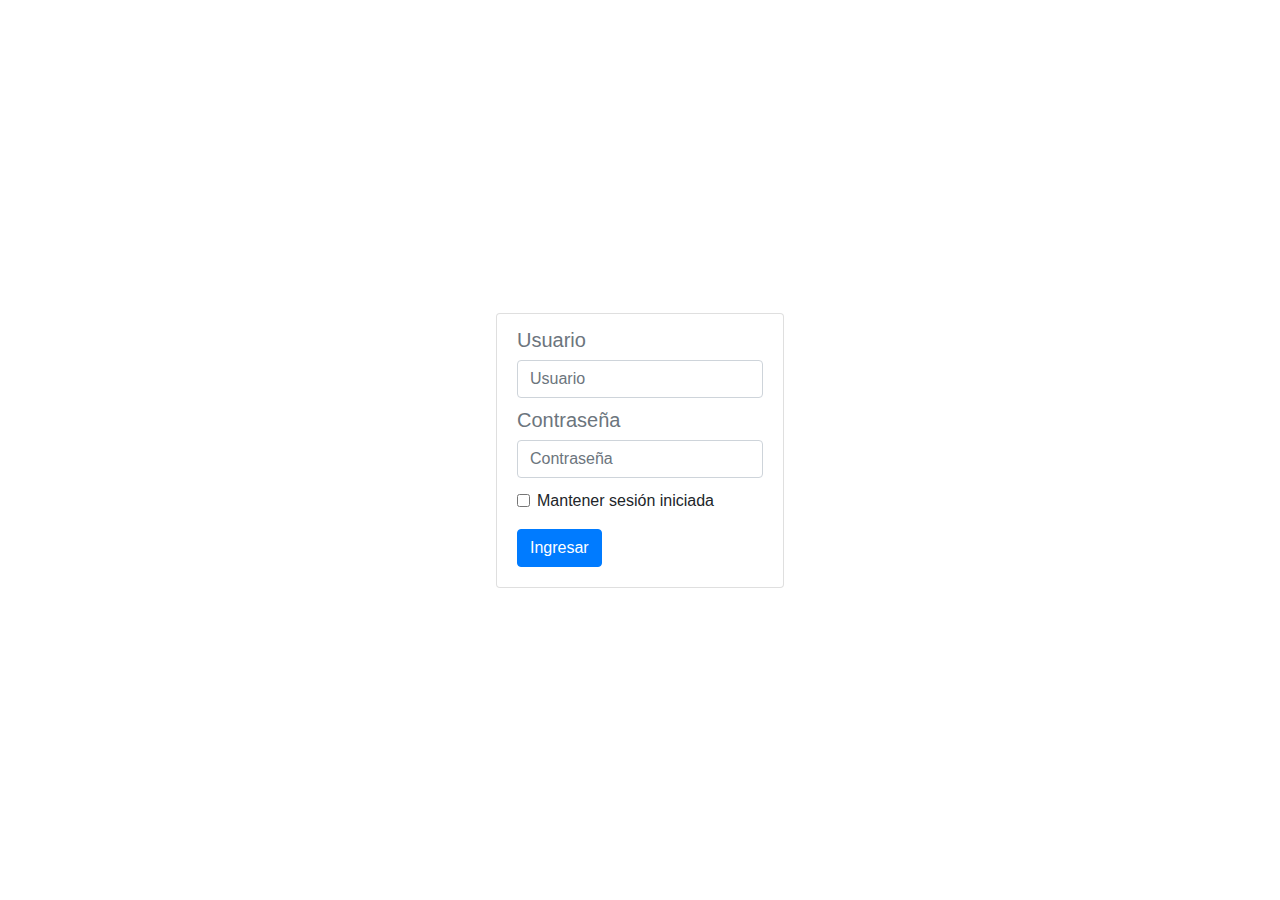
<file: index.html>
<!doctype html>
<html lang="en">

<head>
  <!-- Required meta tags -->
  <meta charset="utf-8">
  <meta name="viewport" content="width=device-width, initial-scale=1, shrink-to-fit=no">

  <!-- Bootstrap CSS -->
  <link rel="stylesheet" href="https://stackpath.bootstrapcdn.com/bootstrap/4.4.1/css/bootstrap.min.css"
    integrity="sha384-Vkoo8x4CGsO3+Hhxv8T/Q5PaXtkKtu6ug5TOeNV6gBiFeWPGFN9MuhOf23Q9Ifjh" crossorigin="anonymous">
  <link rel="stylesheet" href="Css/Login.css">
  <title>Login</title>
</head>

<body>
  <div class="container-fluid">
    <div class="card" style="width: 18rem;">
      <div class="card-body">
        <h5 class="card-subtitle mb-2 text-muted">Usuario</h5>
        <div class="input-group mb-3">
          <input type="text" class="form-control" placeholder="Usuario">
        </div>
        <h5 class="card-subtitle mb-2 text-muted">Contraseña</h5>
        <div class="input-group mb-3">
          <input type="text" class="form-control" placeholder="Contraseña">
        </div>
        <input class="form-check-input" type="checkbox" value="" id="defaultCheck1">
        <p class="card-text" id="Texto">Mantener sesión iniciada</p>
        
        <a type="submit" href="UserList.html" class="btn btn-primary">Ingresar</a>
      </div>
    </div>
  </div>

  <!-- Optional JavaScript -->
  <!-- jQuery first, then Popper.js, then Bootstrap JS -->
  <script src="https://code.jquery.com/jquery-3.4.1.slim.min.js"
    integrity="sha384-J6qa4849blE2+poT4WnyKhv5vZF5SrPo0iEjwBvKU7imGFAV0wwj1yYfoRSJoZ+n" crossorigin="anonymous">
  </script>
  <script src="https://cdn.jsdelivr.net/npm/popper.js@1.16.0/dist/umd/popper.min.js"
    integrity="sha384-Q6E9RHvbIyZFJoft+2mJbHaEWldlvI9IOYy5n3zV9zzTtmI3UksdQRVvoxMfooAo" crossorigin="anonymous">
  </script>
  <script src="https://stackpath.bootstrapcdn.com/bootstrap/4.4.1/js/bootstrap.min.js"
    integrity="sha384-wfSDF2E50Y2D1uUdj0O3uMBJnjuUD4Ih7YwaYd1iqfktj0Uod8GCExl3Og8ifwB6" crossorigin="anonymous">
  </script>
</body>

</html>
</file>
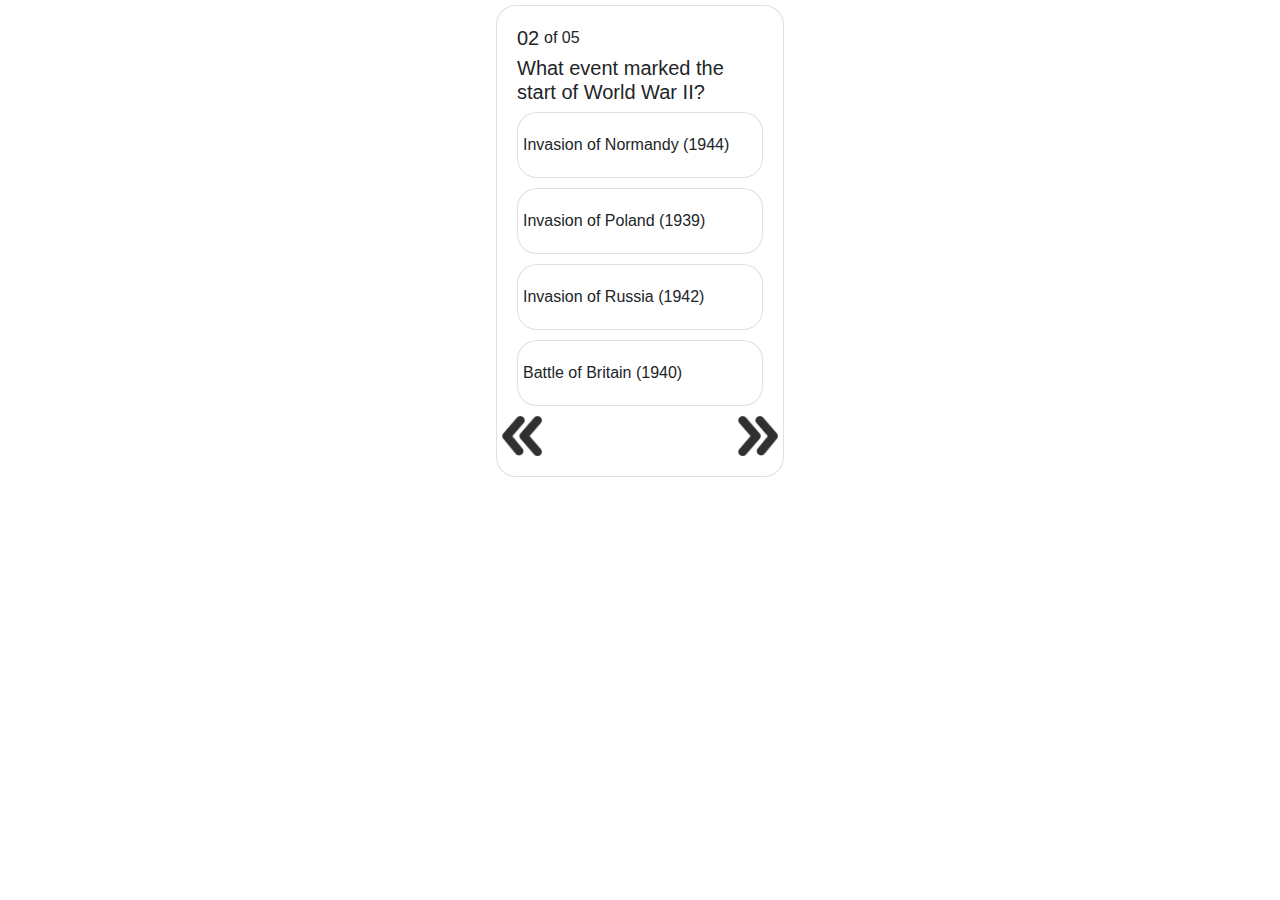
<file: Questionnaire.html>
<!doctype html>
<html lang="en">

<head>
  <!-- Required meta tags -->
  <meta charset="utf-8">
  <meta name="viewport" content="width=device-width, initial-scale=1, shrink-to-fit=no">

  <!-- Bootstrap CSS -->
  <link rel="stylesheet" href="https://stackpath.bootstrapcdn.com/bootstrap/4.4.1/css/bootstrap.min.css"
    integrity="sha384-Vkoo8x4CGsO3+Hhxv8T/Q5PaXtkKtu6ug5TOeNV6gBiFeWPGFN9MuhOf23Q9Ifjh" crossorigin="anonymous">
  <link rel="stylesheet" href="Css/Questionnaire.css">
  <title>Questionnaire</title>
</head>

<body>
  <div class="card principal" style="width: 18rem;">
    <div class="card-body">
      <div class="row separator">
        <h5 class="card-title">02</h5>
        <div class="tab"></div>
        <h7 class="card-title">of 05</h7>
      </div>
      <h5 class="card-subtitle mb-2">What event marked the start of World War II?</h5>
      <div class="card">
        <div class="card-body">
          <div class="row">
            Invasion of Normandy (1944)
          </div>
        </div>
      </div>
      <div class="card">
        <div class="card-body">
          <div class="row">
            Invasion of Poland (1939)
          </div>
        </div>
      </div>
      <div class="card">
        <div class="card-body">
          <div class="row">
            Invasion of Russia (1942)
          </div>
        </div>
      </div>
      <div class="card">
        <div class="card-body">
          <div class="row">
            Battle of Britain (1940)
          </div>
        </div>
      </div>
      <div class="row">
        <img src="images/left-arrow.png" class="arrows right">
        <img src="images/right-arrow.png" class="arrows left">
      </div>
    </div>
  </div>

  <!-- Optional JavaScript -->
  <!-- jQuery first, then Popper.js, then Bootstrap JS -->
  <script src="https://code.jquery.com/jquery-3.4.1.slim.min.js"
    integrity="sha384-J6qa4849blE2+poT4WnyKhv5vZF5SrPo0iEjwBvKU7imGFAV0wwj1yYfoRSJoZ+n" crossorigin="anonymous">
  </script>
  <script src="https://cdn.jsdelivr.net/npm/popper.js@1.16.0/dist/umd/popper.min.js"
    integrity="sha384-Q6E9RHvbIyZFJoft+2mJbHaEWldlvI9IOYy5n3zV9zzTtmI3UksdQRVvoxMfooAo" crossorigin="anonymous">
  </script>
  <script src="https://stackpath.bootstrapcdn.com/bootstrap/4.4.1/js/bootstrap.min.js"
    integrity="sha384-wfSDF2E50Y2D1uUdj0O3uMBJnjuUD4Ih7YwaYd1iqfktj0Uod8GCExl3Og8ifwB6" crossorigin="anonymous">
  </script>
</body>

</html>
</file>
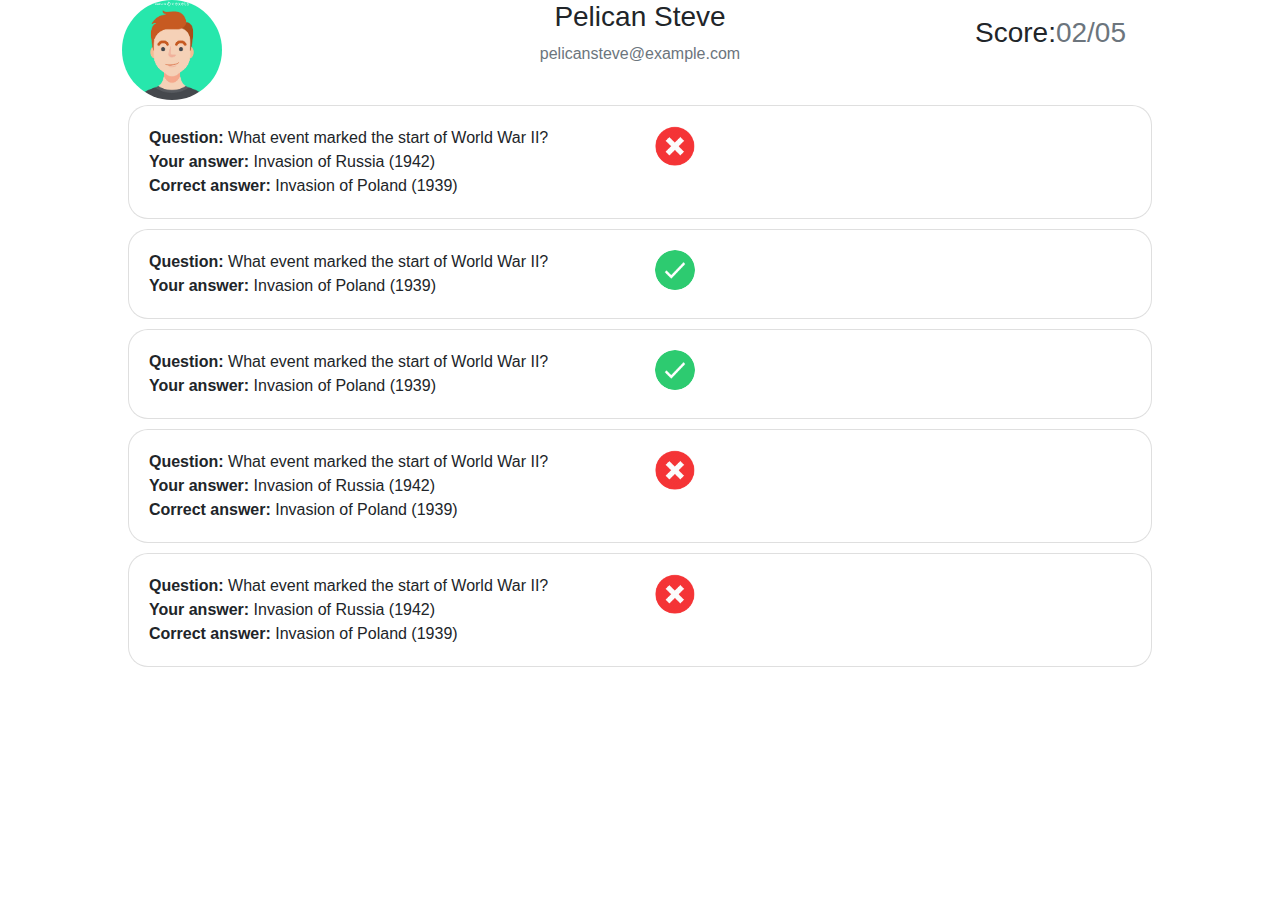
<file: Results.html>
<!doctype html>
<html lang="en">

<head>
  <!-- Required meta tags -->
  <meta charset="utf-8">
  <meta name="viewport" content="width=device-width, initial-scale=1, shrink-to-fit=no">

  <!-- Bootstrap CSS -->
  <link rel="stylesheet" href="https://stackpath.bootstrapcdn.com/bootstrap/4.4.1/css/bootstrap.min.css"
    integrity="sha384-Vkoo8x4CGsO3+Hhxv8T/Q5PaXtkKtu6ug5TOeNV6gBiFeWPGFN9MuhOf23Q9Ifjh" crossorigin="anonymous">
  <link rel="stylesheet" href="Css/Results.css">
  <title>Results</title>
</head>

<body>
  <div class="container-fluid">
    <div class="row">
      <div class="col-md-2 text-left offset-md-1">
        <div>
          <img src="images/avatar-image.jpg" class="avatar">
        </div>
      </div>
      <div class="col-md-6 text-center">
        <h3>Pelican Steve</h3>
        <h7 class="text-muted">pelicansteve@example.com</h7>
      </div>
      <div class="col-md-3 text-center pt-3" style="display:flex;">
        <h3>Score:</h3>
        <h3 class="text-muted">02/05</h3>
      </div>
    </div>
  </div>
  <div class="card mx-auto">
    <div class="card-body">
      <div class="row">
        <div class="col-sm">
          <strong>Question:</strong> What event marked the start of World War II? <br>
          <strong> Your answer:</strong> Invasion of Russia (1942) <br>
          <strong>Correct answer:</strong> Invasion of Poland (1939)
        </div>
        <div class="col-sm">
          <img src="images/cross.png" class="question-result">
        </div>
      </div>
    </div>
  </div>
  <div class="card mx-auto">
    <div class="card-body">
      <div class="row">
        <div class="col-sm">
          <strong> Question:</strong> What event marked the start of World War II? <br>
          <strong> Your answer:</strong> Invasion of Poland (1939)
        </div>
        <div class="col-sm">
          <img src="images/check.png" class="question-result">
        </div>
      </div>
    </div>
  </div>
  <div class="card mx-auto">
    <div class="card-body">
      <div class="row">
        <div class="col-sm">
          <strong> Question:</strong> What event marked the start of World War II? <br>
          <strong> Your answer:</strong> Invasion of Poland (1939)
        </div>
        <div class="col-sm">
          <img src="images/check.png" class="question-result">
        </div>
      </div>
    </div>
  </div>
  <div class="card mx-auto">
    <div class="card-body">
      <div class="row">
        <div class="col-sm">
          <strong>Question:</strong> What event marked the start of World War II? <br>
          <strong> Your answer:</strong> Invasion of Russia (1942) <br>
          <strong>Correct answer:</strong> Invasion of Poland (1939)
        </div>
        <div class="col-sm">
          <img src="images/cross.png" class="question-result">
        </div>
      </div>
    </div>
  </div>
  <div class="card mx-auto">
    <div class="card-body">
      <div class="row">
        <div class="col-sm">
          <strong>Question:</strong> What event marked the start of World War II? <br>
          <strong> Your answer:</strong> Invasion of Russia (1942) <br>
          <strong>Correct answer:</strong> Invasion of Poland (1939)
        </div>
        <div class="col-sm">
          <img src="images/cross.png" class="question-result">
        </div>
      </div>
    </div>
  </div>
  <!-- Optional JavaScript -->
  <!-- jQuery first, then Popper.js, then Bootstrap JS -->
  <script src="https://code.jquery.com/jquery-3.4.1.slim.min.js"
    integrity="sha384-J6qa4849blE2+poT4WnyKhv5vZF5SrPo0iEjwBvKU7imGFAV0wwj1yYfoRSJoZ+n" crossorigin="anonymous">
  </script>
  <script src="https://cdn.jsdelivr.net/npm/popper.js@1.16.0/dist/umd/popper.min.js"
    integrity="sha384-Q6E9RHvbIyZFJoft+2mJbHaEWldlvI9IOYy5n3zV9zzTtmI3UksdQRVvoxMfooAo" crossorigin="anonymous">
  </script>
  <script src="https://stackpath.bootstrapcdn.com/bootstrap/4.4.1/js/bootstrap.min.js"
    integrity="sha384-wfSDF2E50Y2D1uUdj0O3uMBJnjuUD4Ih7YwaYd1iqfktj0Uod8GCExl3Og8ifwB6" crossorigin="anonymous">
  </script>
</body>

</html>
</file>
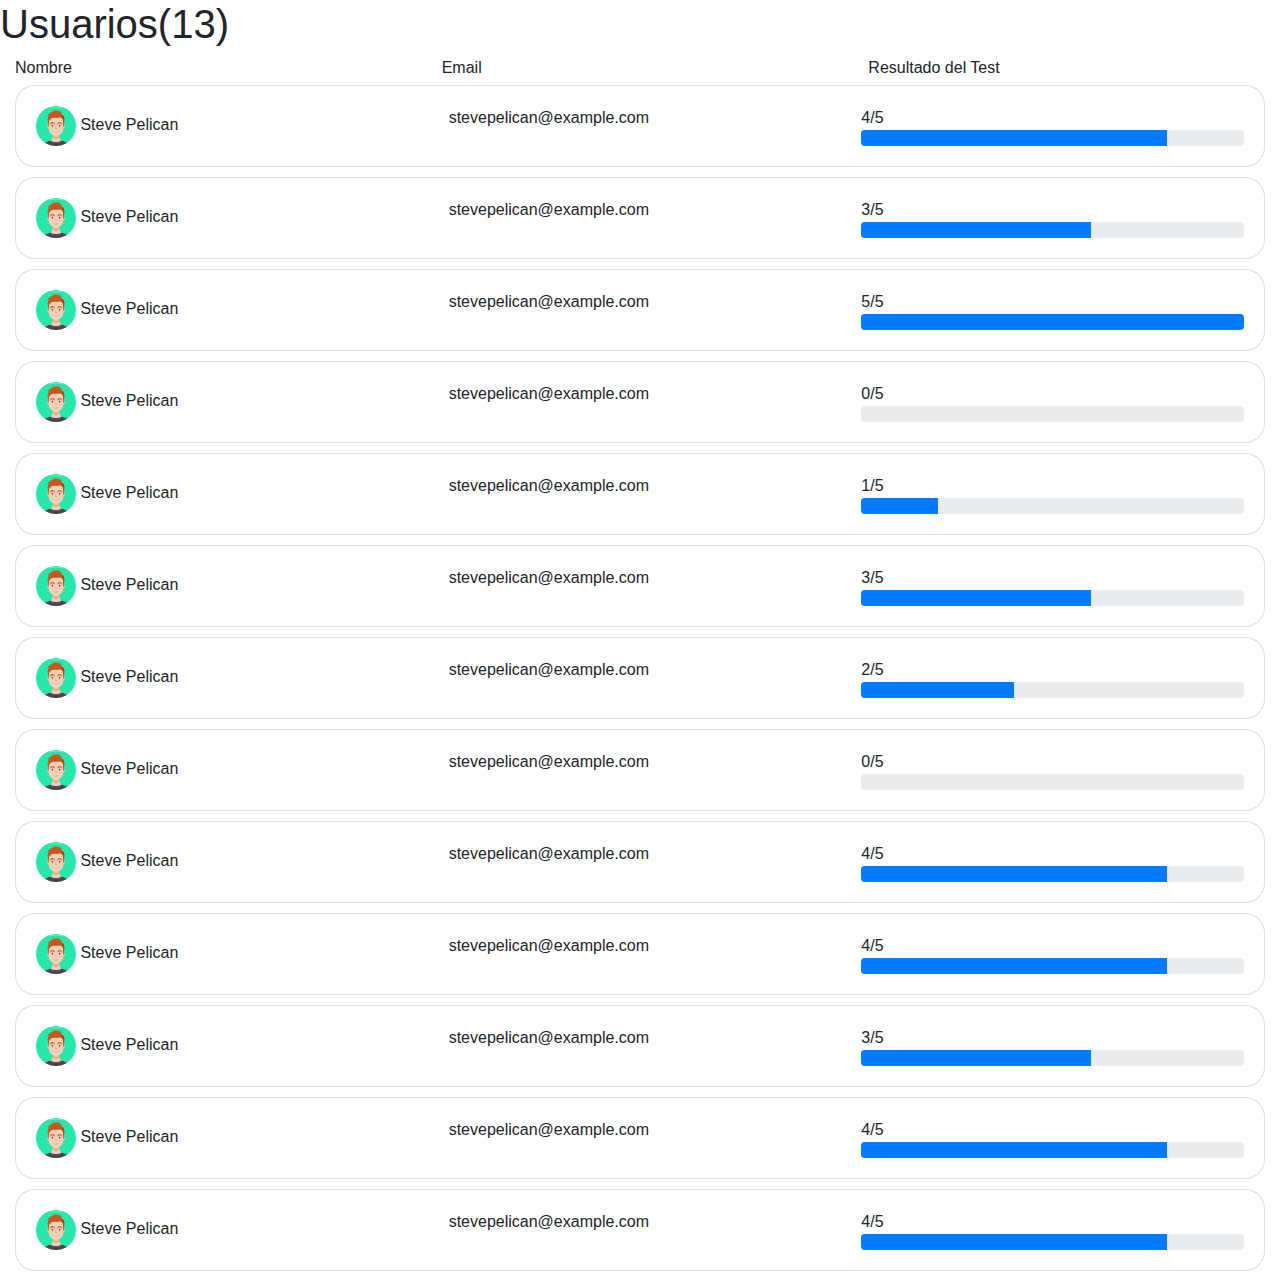
<file: UserList.html>
<!doctype html>
<html lang="en">

<head>
    <!-- Required meta tags -->
    <meta charset="utf-8">
    <meta name="viewport" content="width=device-width, initial-scale=1, shrink-to-fit=no">

    <!-- Bootstrap CSS -->
    <link rel="stylesheet" href="https://stackpath.bootstrapcdn.com/bootstrap/4.4.1/css/bootstrap.min.css"
        integrity="sha384-Vkoo8x4CGsO3+Hhxv8T/Q5PaXtkKtu6ug5TOeNV6gBiFeWPGFN9MuhOf23Q9Ifjh" crossorigin="anonymous">
    <link rel="stylesheet" href="Css/UserList.css">
    <title>User List</title>
</head>

<body>
    <h1>Usuarios(13)</h1>
    <div class="container-fluid">
        <div class="row">
            <div class="col-sm">
                Nombre
            </div>
            <div class="col-sm">
                Email
            </div>
            <div class="col-sm">
                Resultado del Test
            </div>
        </div>
        <div class="card">
            <div class="card-body">
                <div class="row" onclick="window.location='/Questionnaire.html';" >
                    <div class="col-sm">
                        <img src="images/avatar-image.jpg"
                            class="avatar">
                        Steve Pelican
                    </div>
                    <div class="col-sm">
                        stevepelican@example.com
                    </div>
                    <div class="col-sm">
                        4/5
                        <div class="progress">
                            <div class="progress-bar progress-bar-success" role="progressbar" aria-valuenow="40"
                                aria-valuemin="0" aria-valuemax="100" style="width:80%">
                            </div>
                        </div>
                    </div>
                </div>
            </div>
        </div>
        <div class="card">
            <div class="card-body">
                <div class="row" onclick="window.location='/Questionnaire.html';">
                    <div class="col-sm">
                        <img src="images/avatar-image.jpg"
                            class="avatar">
                        Steve Pelican
                    </div>
                    <div class="col-sm">
                        stevepelican@example.com
                    </div>
                    <div class="col-sm">
                        3/5
                        <div class="progress">
                            <div class="progress-bar progress-bar-success" role="progressbar" aria-valuenow="40"
                                aria-valuemin="0" aria-valuemax="100" style="width:60%">
                            </div>
                        </div>
                    </div>
                </div>
            </div>
        </div>
        <div class="card">
            <div class="card-body">
                <div class="row" onclick="window.location='/Questionnaire.html';">
                    <div class="col-sm">
                        <img src="images/avatar-image.jpg"
                            class="avatar">
                        Steve Pelican
                    </div>
                    <div class="col-sm">
                        stevepelican@example.com
                    </div>
                    <div class="col-sm">
                        5/5
                        <div class="progress">
                            <div class="progress-bar progress-bar-success" role="progressbar" aria-valuenow="40"
                                aria-valuemin="0" aria-valuemax="100" style="width:100%">
                            </div>
                        </div>
                    </div>
                </div>
            </div>
        </div>
        <div class="card">
            <div class="card-body">
                <div class="row" onclick="window.location='/Questionnaire.html';">
                    <div class="col-sm">
                        <img src="images/avatar-image.jpg"
                            class="avatar">
                        Steve Pelican
                    </div>
                    <div class="col-sm">
                        stevepelican@example.com
                    </div>
                    <div class="col-sm">
                        0/5
                        <div class="progress">
                            <div class="progress-bar progress-bar-success" role="progressbar" aria-valuenow="40"
                                aria-valuemin="0" aria-valuemax="100" style="width:00%">
                            </div>
                        </div>
                    </div>
                </div>
            </div>
        </div>
        <div class="card">
            <div class="card-body">
                <div class="row" onclick="window.location='/Questionnaire.html';">
                    <div class="col-sm">
                        <img src="images/avatar-image.jpg"
                            class="avatar">
                        Steve Pelican
                    </div>
                    <div class="col-sm">
                        stevepelican@example.com
                    </div>
                    <div class="col-sm">
                        1/5
                        <div class="progress">
                            <div class="progress-bar progress-bar-success" role="progressbar" aria-valuenow="40"
                                aria-valuemin="0" aria-valuemax="100" style="width:20%">
                            </div>
                        </div>
                    </div>
                </div>
            </div>
        </div>
        <div class="card">
            <div class="card-body">
                <div class="row" onclick="window.location='/Questionnaire.html';">
                    <div class="col-sm">
                        <img src="images/avatar-image.jpg"
                            class="avatar">
                        Steve Pelican
                    </div>
                    <div class="col-sm">
                        stevepelican@example.com
                    </div>
                    <div class="col-sm">
                        3/5
                        <div class="progress">
                            <div class="progress-bar progress-bar-success" role="progressbar" aria-valuenow="40"
                                aria-valuemin="0" aria-valuemax="100" style="width:60%">
                            </div>
                        </div>
                    </div>
                </div>
            </div>
        </div>
        <div class="card">
            <div class="card-body">
                <div class="row" onclick="window.location='/Questionnaire.html';">
                    <div class="col-sm">
                        <img src="images/avatar-image.jpg"
                            class="avatar">
                        Steve Pelican
                    </div>
                    <div class="col-sm">
                        stevepelican@example.com
                    </div>
                    <div class="col-sm">
                        2/5
                        <div class="progress">
                            <div class="progress-bar progress-bar-success" role="progressbar" aria-valuenow="40"
                                aria-valuemin="0" aria-valuemax="100" style="width:40%">
                            </div>
                        </div>
                    </div>
                </div>
            </div>
        </div>
        <div class="card">
            <div class="card-body">
                <div class="row" onclick="window.location='/Questionnaire.html';">
                    <div class="col-sm">
                        <img src="images/avatar-image.jpg"
                            class="avatar">
                        Steve Pelican
                    </div>
                    <div class="col-sm">
                        stevepelican@example.com
                    </div>
                    <div class="col-sm">
                        0/5
                        <div class="progress">
                            <div class="progress-bar progress-bar-success" role="progressbar" aria-valuenow="40"
                                aria-valuemin="0" aria-valuemax="100" style="width:0%">
                            </div>
                        </div>
                    </div>
                </div>
            </div>
        </div>
        <div class="card">
            <div class="card-body">
                <div class="row" onclick="window.location='/Questionnaire.html';">
                    <div class="col-sm">
                        <img src="images/avatar-image.jpg"
                            class="avatar">
                        Steve Pelican
                    </div>
                    <div class="col-sm">
                        stevepelican@example.com
                    </div>
                    <div class="col-sm">
                        4/5
                        <div class="progress">
                            <div class="progress-bar progress-bar-success" role="progressbar" aria-valuenow="40"
                                aria-valuemin="0" aria-valuemax="100" style="width:80%">
                            </div>
                        </div>
                    </div>
                </div>
            </div>
        </div>
        <div class="card">
            <div class="card-body">
                <div class="row" onclick="window.location='/Questionnaire.html';">
                    <div class="col-sm">
                        <img src="images/avatar-image.jpg"
                            class="avatar">
                        Steve Pelican
                    </div>
                    <div class="col-sm">
                        stevepelican@example.com
                    </div>
                    <div class="col-sm">
                        4/5
                        <div class="progress">
                            <div class="progress-bar progress-bar-success" role="progressbar" aria-valuenow="40"
                                aria-valuemin="0" aria-valuemax="100" style="width:80%">
                            </div>
                        </div>
                    </div>
                </div>
            </div>
        </div>
        <div class="card">
            <div class="card-body">
                <div class="row" onclick="window.location='/Questionnaire.html';">
                    <div class="col-sm">
                        <img src="images/avatar-image.jpg"
                            class="avatar">
                        Steve Pelican
                    </div>
                    <div class="col-sm">
                        stevepelican@example.com
                    </div>
                    <div class="col-sm">
                        3/5
                        <div class="progress">
                            <div class="progress-bar progress-bar-success" role="progressbar" aria-valuenow="40"
                                aria-valuemin="0" aria-valuemax="100" style="width:60%">
                            </div>
                        </div>
                    </div>
                </div>
            </div>
        </div>
        <div class="card">
            <div class="card-body">
                <div class="row" onclick="window.location='/Questionnaire.html';">
                    <div class="col-sm">
                        <img src="images/avatar-image.jpg"
                            class="avatar">
                        Steve Pelican
                    </div>
                    <div class="col-sm">
                        stevepelican@example.com
                    </div>
                    <div class="col-sm">
                        4/5
                        <div class="progress">
                            <div class="progress-bar progress-bar-success" role="progressbar" aria-valuenow="40"
                                aria-valuemin="0" aria-valuemax="100" style="width:80%">
                            </div>
                        </div>
                    </div>
                </div>
            </div>
        </div>
        <div class="card">
            <div class="card-body">
                <div class="row" onclick="window.location='/Questionnaire.html';">
                    <div class="col-sm">
                        <img src="images/avatar-image.jpg"
                            class="avatar">
                        Steve Pelican
                    </div>
                    <div class="col-sm">
                        stevepelican@example.com
                    </div>
                    <div class="col-sm">
                        4/5
                        <div class="progress">
                            <div class="progress-bar progress-bar-success" role="progressbar" aria-valuenow="40"
                                aria-valuemin="0" aria-valuemax="100" style="width:80%">
                            </div>
                        </div>
                    </div>
                </div>
            </div>
        </div>
    </div>

    <!-- Optional JavaScript -->
    <!-- jQuery first, then Popper.js, then Bootstrap JS -->
    <script src="https://code.jquery.com/jquery-3.4.1.slim.min.js"
        integrity="sha384-J6qa4849blE2+poT4WnyKhv5vZF5SrPo0iEjwBvKU7imGFAV0wwj1yYfoRSJoZ+n" crossorigin="anonymous">
    </script>
    <script src="https://cdn.jsdelivr.net/npm/popper.js@1.16.0/dist/umd/popper.min.js"
        integrity="sha384-Q6E9RHvbIyZFJoft+2mJbHaEWldlvI9IOYy5n3zV9zzTtmI3UksdQRVvoxMfooAo" crossorigin="anonymous">
    </script>
    <script src="https://stackpath.bootstrapcdn.com/bootstrap/4.4.1/js/bootstrap.min.js"
        integrity="sha384-wfSDF2E50Y2D1uUdj0O3uMBJnjuUD4Ih7YwaYd1iqfktj0Uod8GCExl3Og8ifwB6" crossorigin="anonymous">
    </script>
</body>

</html>
</file>
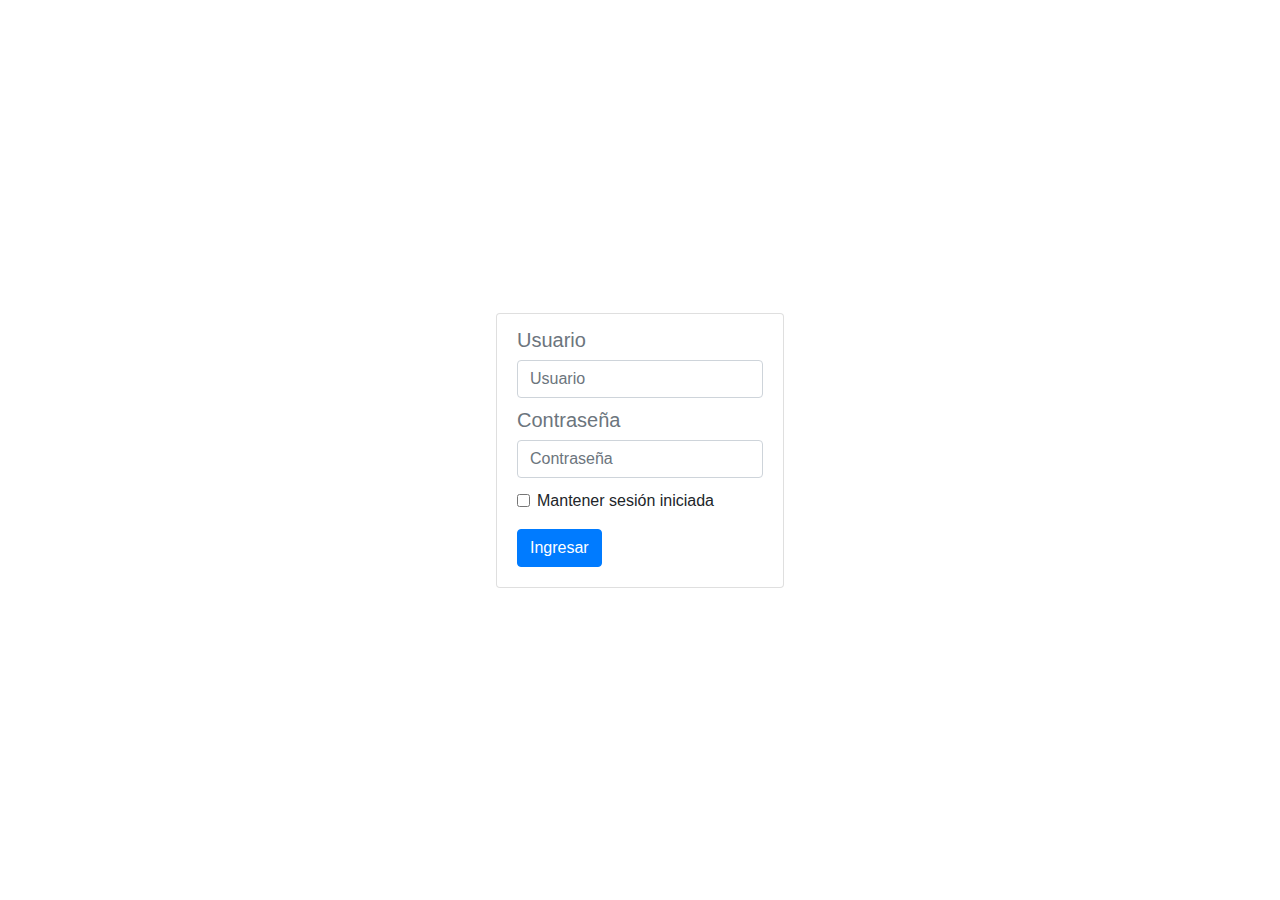
<file: Views/Login.html>
<!doctype html>
<html lang="en">

<head>
  <!-- Required meta tags -->
  <meta charset="utf-8">
  <meta name="viewport" content="width=device-width, initial-scale=1, shrink-to-fit=no">

  <!-- Bootstrap CSS -->
  <link rel="stylesheet" href="https://stackpath.bootstrapcdn.com/bootstrap/4.4.1/css/bootstrap.min.css"
    integrity="sha384-Vkoo8x4CGsO3+Hhxv8T/Q5PaXtkKtu6ug5TOeNV6gBiFeWPGFN9MuhOf23Q9Ifjh" crossorigin="anonymous">
  <link rel="stylesheet" href="../Css/Login.css">
  <title>Login</title>
</head>

<body>
  <div class="container-fluid">
    <div class="card" style="width: 18rem;">
      <div class="card-body">
        <h5 class="card-subtitle mb-2 text-muted">Usuario</h5>
        <div class="input-group mb-3">
          <input type="text" class="form-control" placeholder="Usuario">
        </div>
        <h5 class="card-subtitle mb-2 text-muted">Contraseña</h5>
        <div class="input-group mb-3">
          <input type="text" class="form-control" placeholder="Contraseña">
        </div>
        <input class="form-check-input" type="checkbox" value="" id="defaultCheck1">
        <p class="card-text" id="Texto">Mantener sesión iniciada</p>
        
        <a type="submit" href="UserList.html" class="btn btn-primary">Ingresar</a>
      </div>
    </div>
  </div>

  <!-- Optional JavaScript -->
  <!-- jQuery first, then Popper.js, then Bootstrap JS -->
  <script src="https://code.jquery.com/jquery-3.4.1.slim.min.js"
    integrity="sha384-J6qa4849blE2+poT4WnyKhv5vZF5SrPo0iEjwBvKU7imGFAV0wwj1yYfoRSJoZ+n" crossorigin="anonymous">
  </script>
  <script src="https://cdn.jsdelivr.net/npm/popper.js@1.16.0/dist/umd/popper.min.js"
    integrity="sha384-Q6E9RHvbIyZFJoft+2mJbHaEWldlvI9IOYy5n3zV9zzTtmI3UksdQRVvoxMfooAo" crossorigin="anonymous">
  </script>
  <script src="https://stackpath.bootstrapcdn.com/bootstrap/4.4.1/js/bootstrap.min.js"
    integrity="sha384-wfSDF2E50Y2D1uUdj0O3uMBJnjuUD4Ih7YwaYd1iqfktj0Uod8GCExl3Og8ifwB6" crossorigin="anonymous">
  </script>
</body>

</html>
</file>
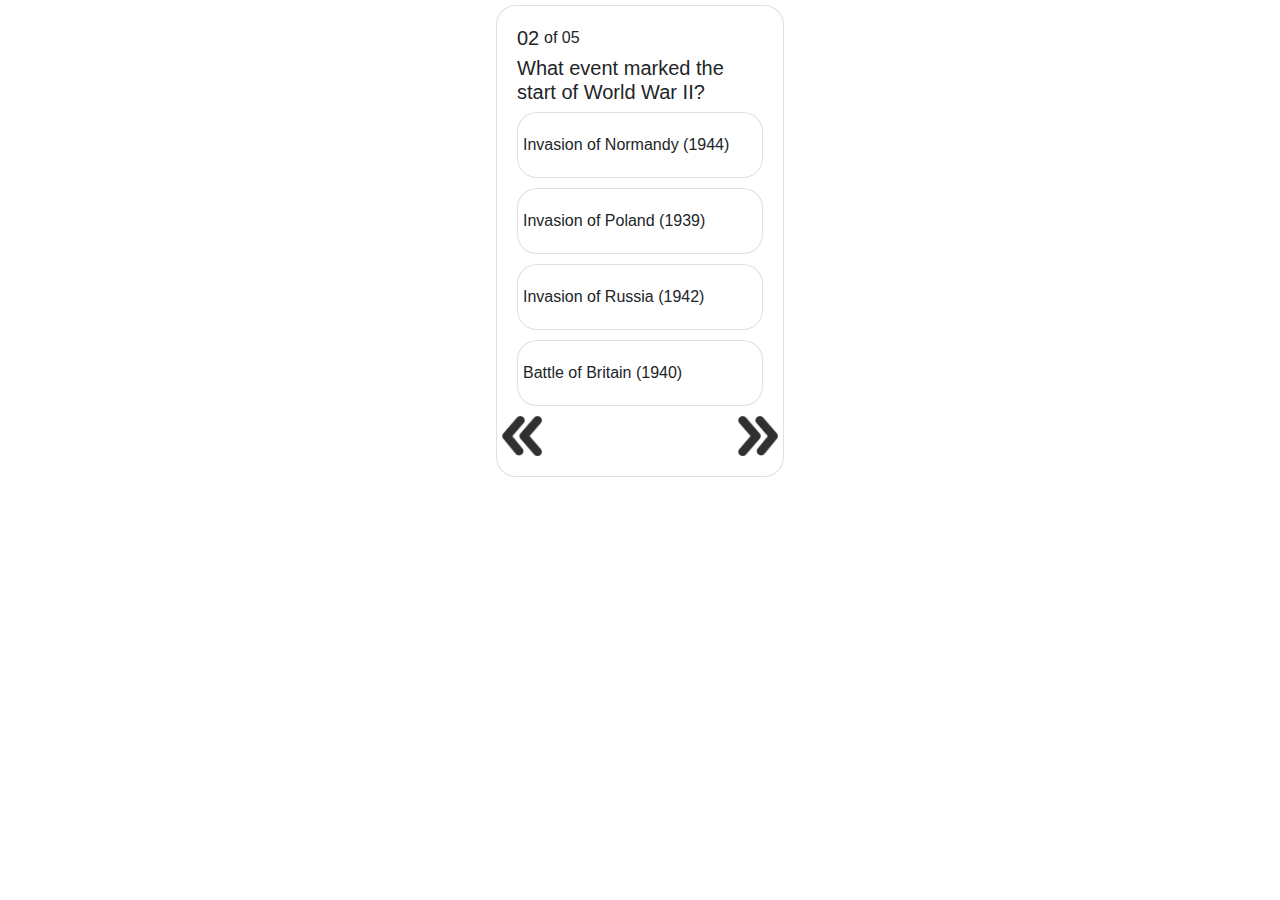
<file: Views/Questionnaire.html>
<!doctype html>
<html lang="en">

<head>
  <!-- Required meta tags -->
  <meta charset="utf-8">
  <meta name="viewport" content="width=device-width, initial-scale=1, shrink-to-fit=no">

  <!-- Bootstrap CSS -->
  <link rel="stylesheet" href="https://stackpath.bootstrapcdn.com/bootstrap/4.4.1/css/bootstrap.min.css"
    integrity="sha384-Vkoo8x4CGsO3+Hhxv8T/Q5PaXtkKtu6ug5TOeNV6gBiFeWPGFN9MuhOf23Q9Ifjh" crossorigin="anonymous">
  <link rel="stylesheet" href="../Css/Questionnaire.css">
  <title>Questionnaire</title>
</head>

<body>
  <div class="card principal" style="width: 18rem;">
    <div class="card-body">
      <div class="row separator">
        <h5 class="card-title">02</h5>
        <div class="tab"></div>
        <h7 class="card-title">of 05</h7>
      </div>
      <h5 class="card-subtitle mb-2">What event marked the start of World War II?</h5>
      <div class="card">
        <div class="card-body">
          <div class="row">
            Invasion of Normandy (1944)
          </div>
        </div>
      </div>
      <div class="card">
        <div class="card-body">
          <div class="row">
            Invasion of Poland (1939)
          </div>
        </div>
      </div>
      <div class="card">
        <div class="card-body">
          <div class="row">
            Invasion of Russia (1942)
          </div>
        </div>
      </div>
      <div class="card">
        <div class="card-body">
          <div class="row">
            Battle of Britain (1940)
          </div>
        </div>
      </div>
      <div class="row">
        <img src="../images/left-arrow.png" class="arrows right">
        <img src="../images/right-arrow.png" class="arrows left">
      </div>
    </div>
  </div>

  <!-- Optional JavaScript -->
  <!-- jQuery first, then Popper.js, then Bootstrap JS -->
  <script src="https://code.jquery.com/jquery-3.4.1.slim.min.js"
    integrity="sha384-J6qa4849blE2+poT4WnyKhv5vZF5SrPo0iEjwBvKU7imGFAV0wwj1yYfoRSJoZ+n" crossorigin="anonymous">
  </script>
  <script src="https://cdn.jsdelivr.net/npm/popper.js@1.16.0/dist/umd/popper.min.js"
    integrity="sha384-Q6E9RHvbIyZFJoft+2mJbHaEWldlvI9IOYy5n3zV9zzTtmI3UksdQRVvoxMfooAo" crossorigin="anonymous">
  </script>
  <script src="https://stackpath.bootstrapcdn.com/bootstrap/4.4.1/js/bootstrap.min.js"
    integrity="sha384-wfSDF2E50Y2D1uUdj0O3uMBJnjuUD4Ih7YwaYd1iqfktj0Uod8GCExl3Og8ifwB6" crossorigin="anonymous">
  </script>
</body>

</html>
</file>
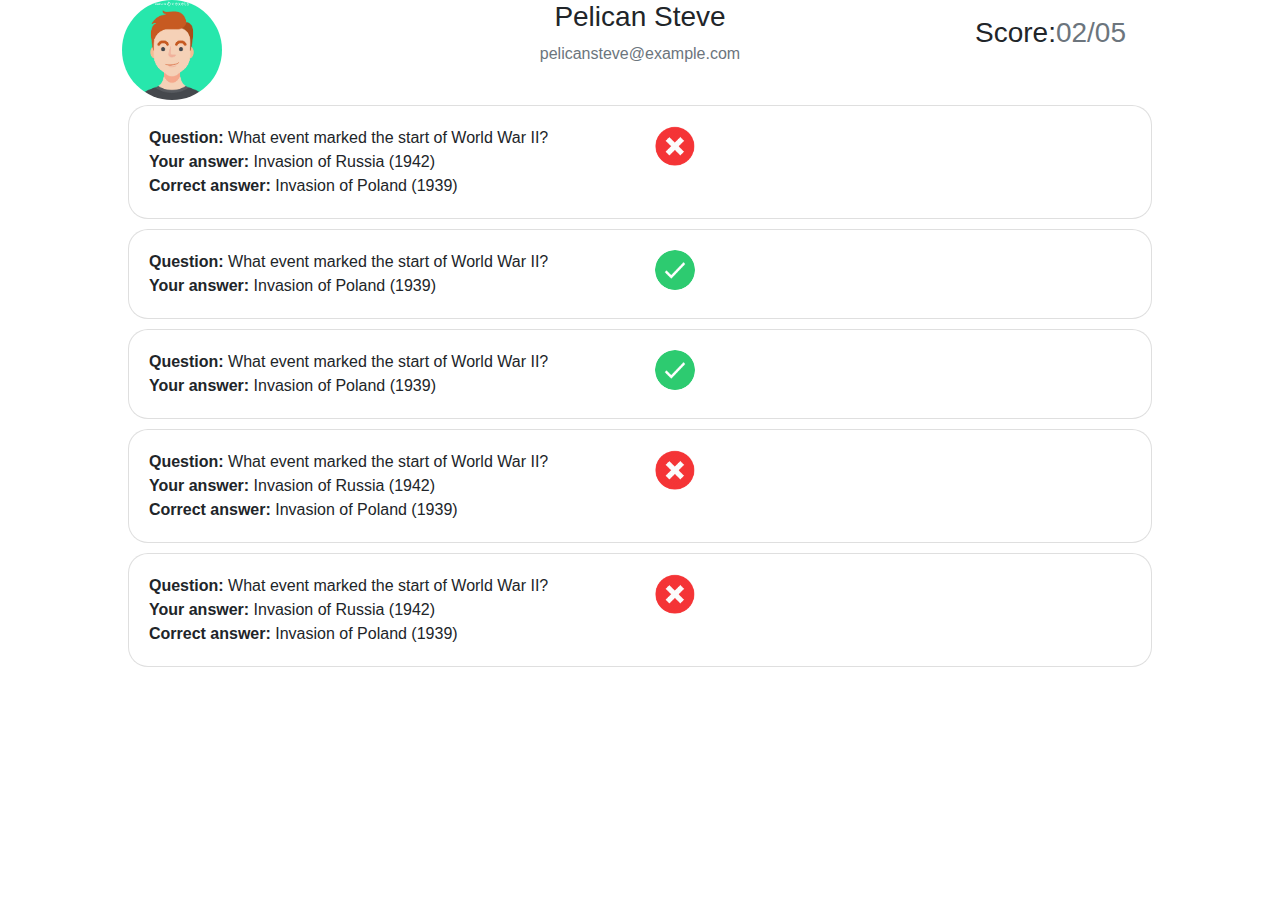
<file: Views/Results.html>
<!doctype html>
<html lang="en">

<head>
  <!-- Required meta tags -->
  <meta charset="utf-8">
  <meta name="viewport" content="width=device-width, initial-scale=1, shrink-to-fit=no">

  <!-- Bootstrap CSS -->
  <link rel="stylesheet" href="https://stackpath.bootstrapcdn.com/bootstrap/4.4.1/css/bootstrap.min.css"
    integrity="sha384-Vkoo8x4CGsO3+Hhxv8T/Q5PaXtkKtu6ug5TOeNV6gBiFeWPGFN9MuhOf23Q9Ifjh" crossorigin="anonymous">
  <link rel="stylesheet" href="../Css/Results.css">
  <title>Results</title>
</head>

<body>
  <div class="container-fluid">
    <div class="row">
      <div class="col-md-2 text-left offset-md-1">
        <div>
          <img src="../images/avatar-image.jpg" class="avatar">
        </div>
      </div>
      <div class="col-md-6 text-center">
        <h3>Pelican Steve</h3>
        <h7 class="text-muted">pelicansteve@example.com</h7>
      </div>
      <div class="col-md-3 text-center pt-3" style="display:flex;">
        <h3>Score:</h3>
        <h3 class="text-muted">02/05</h3>
      </div>
    </div>
  </div>
  <div class="card mx-auto">
    <div class="card-body">
      <div class="row">
        <div class="col-sm">
          <strong>Question:</strong> What event marked the start of World War II? <br>
          <strong> Your answer:</strong> Invasion of Russia (1942) <br>
          <strong>Correct answer:</strong> Invasion of Poland (1939)
        </div>
        <div class="col-sm">
          <img src="../images/cross.png" class="question-result">
        </div>
      </div>
    </div>
  </div>
  <div class="card mx-auto">
    <div class="card-body">
      <div class="row">
        <div class="col-sm">
          <strong> Question:</strong> What event marked the start of World War II? <br>
          <strong> Your answer:</strong> Invasion of Poland (1939)
        </div>
        <div class="col-sm">
          <img src="../images/check.png" class="question-result">
        </div>
      </div>
    </div>
  </div>
  <div class="card mx-auto">
    <div class="card-body">
      <div class="row">
        <div class="col-sm">
          <strong> Question:</strong> What event marked the start of World War II? <br>
          <strong> Your answer:</strong> Invasion of Poland (1939)
        </div>
        <div class="col-sm">
          <img src="../images/check.png" class="question-result">
        </div>
      </div>
    </div>
  </div>
  <div class="card mx-auto">
    <div class="card-body">
      <div class="row">
        <div class="col-sm">
          <strong>Question:</strong> What event marked the start of World War II? <br>
          <strong> Your answer:</strong> Invasion of Russia (1942) <br>
          <strong>Correct answer:</strong> Invasion of Poland (1939)
        </div>
        <div class="col-sm">
          <img src="../images/cross.png" class="question-result">
        </div>
      </div>
    </div>
  </div>
  <div class="card mx-auto">
    <div class="card-body">
      <div class="row">
        <div class="col-sm">
          <strong>Question:</strong> What event marked the start of World War II? <br>
          <strong> Your answer:</strong> Invasion of Russia (1942) <br>
          <strong>Correct answer:</strong> Invasion of Poland (1939)
        </div>
        <div class="col-sm">
          <img src="../images/cross.png" class="question-result">
        </div>
      </div>
    </div>
  </div>
  <!-- Optional JavaScript -->
  <!-- jQuery first, then Popper.js, then Bootstrap JS -->
  <script src="https://code.jquery.com/jquery-3.4.1.slim.min.js"
    integrity="sha384-J6qa4849blE2+poT4WnyKhv5vZF5SrPo0iEjwBvKU7imGFAV0wwj1yYfoRSJoZ+n" crossorigin="anonymous">
  </script>
  <script src="https://cdn.jsdelivr.net/npm/popper.js@1.16.0/dist/umd/popper.min.js"
    integrity="sha384-Q6E9RHvbIyZFJoft+2mJbHaEWldlvI9IOYy5n3zV9zzTtmI3UksdQRVvoxMfooAo" crossorigin="anonymous">
  </script>
  <script src="https://stackpath.bootstrapcdn.com/bootstrap/4.4.1/js/bootstrap.min.js"
    integrity="sha384-wfSDF2E50Y2D1uUdj0O3uMBJnjuUD4Ih7YwaYd1iqfktj0Uod8GCExl3Og8ifwB6" crossorigin="anonymous">
  </script>
</body>

</html>
</file>
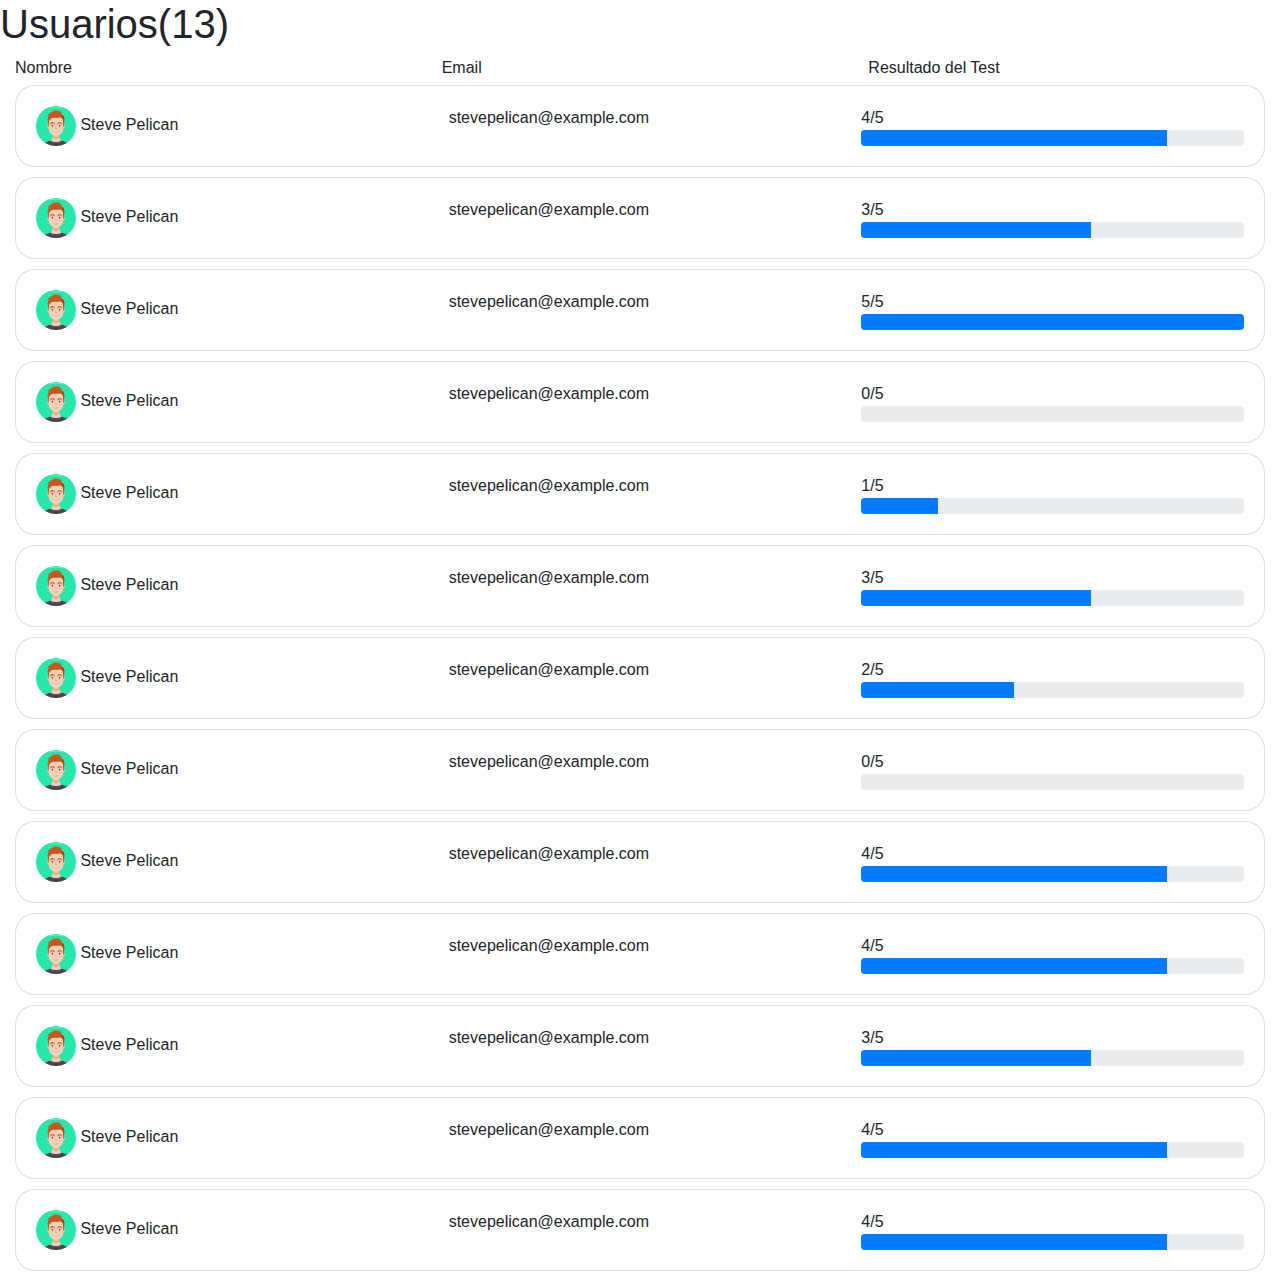
<file: Views/UserList.html>
<!doctype html>
<html lang="en">

<head>
    <!-- Required meta tags -->
    <meta charset="utf-8">
    <meta name="viewport" content="width=device-width, initial-scale=1, shrink-to-fit=no">

    <!-- Bootstrap CSS -->
    <link rel="stylesheet" href="https://stackpath.bootstrapcdn.com/bootstrap/4.4.1/css/bootstrap.min.css"
        integrity="sha384-Vkoo8x4CGsO3+Hhxv8T/Q5PaXtkKtu6ug5TOeNV6gBiFeWPGFN9MuhOf23Q9Ifjh" crossorigin="anonymous">
    <link rel="stylesheet" href="../Css/UserList.css">
    <title>User List</title>
</head>

<body>
    <h1>Usuarios(13)</h1>
    <div class="container-fluid">
        <div class="row">
            <div class="col-sm">
                Nombre
            </div>
            <div class="col-sm">
                Email
            </div>
            <div class="col-sm">
                Resultado del Test
            </div>
        </div>
        <div class="card">
            <div class="card-body">
                <div class="row" onclick="window.location='/Views/Questionnaire.html';" >
                    <div class="col-sm">
                        <img src="../images/avatar-image.jpg"
                            class="avatar">
                        Steve Pelican
                    </div>
                    <div class="col-sm">
                        stevepelican@example.com
                    </div>
                    <div class="col-sm">
                        4/5
                        <div class="progress">
                            <div class="progress-bar progress-bar-success" role="progressbar" aria-valuenow="40"
                                aria-valuemin="0" aria-valuemax="100" style="width:80%">
                            </div>
                        </div>
                    </div>
                </div>
            </div>
        </div>
        <div class="card">
            <div class="card-body">
                <div class="row" onclick="window.location='/Views/Questionnaire.html';">
                    <div class="col-sm">
                        <img src="../images/avatar-image.jpg"
                            class="avatar">
                        Steve Pelican
                    </div>
                    <div class="col-sm">
                        stevepelican@example.com
                    </div>
                    <div class="col-sm">
                        3/5
                        <div class="progress">
                            <div class="progress-bar progress-bar-success" role="progressbar" aria-valuenow="40"
                                aria-valuemin="0" aria-valuemax="100" style="width:60%">
                            </div>
                        </div>
                    </div>
                </div>
            </div>
        </div>
        <div class="card">
            <div class="card-body">
                <div class="row" onclick="window.location='/Views/Questionnaire.html';">
                    <div class="col-sm">
                        <img src="../images/avatar-image.jpg"
                            class="avatar">
                        Steve Pelican
                    </div>
                    <div class="col-sm">
                        stevepelican@example.com
                    </div>
                    <div class="col-sm">
                        5/5
                        <div class="progress">
                            <div class="progress-bar progress-bar-success" role="progressbar" aria-valuenow="40"
                                aria-valuemin="0" aria-valuemax="100" style="width:100%">
                            </div>
                        </div>
                    </div>
                </div>
            </div>
        </div>
        <div class="card">
            <div class="card-body">
                <div class="row" onclick="window.location='/Views/Questionnaire.html';">
                    <div class="col-sm">
                        <img src="../images/avatar-image.jpg"
                            class="avatar">
                        Steve Pelican
                    </div>
                    <div class="col-sm">
                        stevepelican@example.com
                    </div>
                    <div class="col-sm">
                        0/5
                        <div class="progress">
                            <div class="progress-bar progress-bar-success" role="progressbar" aria-valuenow="40"
                                aria-valuemin="0" aria-valuemax="100" style="width:00%">
                            </div>
                        </div>
                    </div>
                </div>
            </div>
        </div>
        <div class="card">
            <div class="card-body">
                <div class="row" onclick="window.location='/Views/Questionnaire.html';">
                    <div class="col-sm">
                        <img src="../images/avatar-image.jpg"
                            class="avatar">
                        Steve Pelican
                    </div>
                    <div class="col-sm">
                        stevepelican@example.com
                    </div>
                    <div class="col-sm">
                        1/5
                        <div class="progress">
                            <div class="progress-bar progress-bar-success" role="progressbar" aria-valuenow="40"
                                aria-valuemin="0" aria-valuemax="100" style="width:20%">
                            </div>
                        </div>
                    </div>
                </div>
            </div>
        </div>
        <div class="card">
            <div class="card-body">
                <div class="row" onclick="window.location='/Views/Questionnaire.html';">
                    <div class="col-sm">
                        <img src="../images/avatar-image.jpg"
                            class="avatar">
                        Steve Pelican
                    </div>
                    <div class="col-sm">
                        stevepelican@example.com
                    </div>
                    <div class="col-sm">
                        3/5
                        <div class="progress">
                            <div class="progress-bar progress-bar-success" role="progressbar" aria-valuenow="40"
                                aria-valuemin="0" aria-valuemax="100" style="width:60%">
                            </div>
                        </div>
                    </div>
                </div>
            </div>
        </div>
        <div class="card">
            <div class="card-body">
                <div class="row" onclick="window.location='/Views/Questionnaire.html';">
                    <div class="col-sm">
                        <img src="../images/avatar-image.jpg"
                            class="avatar">
                        Steve Pelican
                    </div>
                    <div class="col-sm">
                        stevepelican@example.com
                    </div>
                    <div class="col-sm">
                        2/5
                        <div class="progress">
                            <div class="progress-bar progress-bar-success" role="progressbar" aria-valuenow="40"
                                aria-valuemin="0" aria-valuemax="100" style="width:40%">
                            </div>
                        </div>
                    </div>
                </div>
            </div>
        </div>
        <div class="card">
            <div class="card-body">
                <div class="row" onclick="window.location='/Views/Questionnaire.html';">
                    <div class="col-sm">
                        <img src="../images/avatar-image.jpg"
                            class="avatar">
                        Steve Pelican
                    </div>
                    <div class="col-sm">
                        stevepelican@example.com
                    </div>
                    <div class="col-sm">
                        0/5
                        <div class="progress">
                            <div class="progress-bar progress-bar-success" role="progressbar" aria-valuenow="40"
                                aria-valuemin="0" aria-valuemax="100" style="width:0%">
                            </div>
                        </div>
                    </div>
                </div>
            </div>
        </div>
        <div class="card">
            <div class="card-body">
                <div class="row" onclick="window.location='/Views/Questionnaire.html';">
                    <div class="col-sm">
                        <img src="../images/avatar-image.jpg"
                            class="avatar">
                        Steve Pelican
                    </div>
                    <div class="col-sm">
                        stevepelican@example.com
                    </div>
                    <div class="col-sm">
                        4/5
                        <div class="progress">
                            <div class="progress-bar progress-bar-success" role="progressbar" aria-valuenow="40"
                                aria-valuemin="0" aria-valuemax="100" style="width:80%">
                            </div>
                        </div>
                    </div>
                </div>
            </div>
        </div>
        <div class="card">
            <div class="card-body">
                <div class="row" onclick="window.location='/Views/Questionnaire.html';">
                    <div class="col-sm">
                        <img src="../images/avatar-image.jpg"
                            class="avatar">
                        Steve Pelican
                    </div>
                    <div class="col-sm">
                        stevepelican@example.com
                    </div>
                    <div class="col-sm">
                        4/5
                        <div class="progress">
                            <div class="progress-bar progress-bar-success" role="progressbar" aria-valuenow="40"
                                aria-valuemin="0" aria-valuemax="100" style="width:80%">
                            </div>
                        </div>
                    </div>
                </div>
            </div>
        </div>
        <div class="card">
            <div class="card-body">
                <div class="row" onclick="window.location='/Views/Questionnaire.html';">
                    <div class="col-sm">
                        <img src="../images/avatar-image.jpg"
                            class="avatar">
                        Steve Pelican
                    </div>
                    <div class="col-sm">
                        stevepelican@example.com
                    </div>
                    <div class="col-sm">
                        3/5
                        <div class="progress">
                            <div class="progress-bar progress-bar-success" role="progressbar" aria-valuenow="40"
                                aria-valuemin="0" aria-valuemax="100" style="width:60%">
                            </div>
                        </div>
                    </div>
                </div>
            </div>
        </div>
        <div class="card">
            <div class="card-body">
                <div class="row" onclick="window.location='/Views/Questionnaire.html';">
                    <div class="col-sm">
                        <img src="../images/avatar-image.jpg"
                            class="avatar">
                        Steve Pelican
                    </div>
                    <div class="col-sm">
                        stevepelican@example.com
                    </div>
                    <div class="col-sm">
                        4/5
                        <div class="progress">
                            <div class="progress-bar progress-bar-success" role="progressbar" aria-valuenow="40"
                                aria-valuemin="0" aria-valuemax="100" style="width:80%">
                            </div>
                        </div>
                    </div>
                </div>
            </div>
        </div>
        <div class="card">
            <div class="card-body">
                <div class="row" onclick="window.location='/Views/Questionnaire.html';">
                    <div class="col-sm">
                        <img src="../images/avatar-image.jpg"
                            class="avatar">
                        Steve Pelican
                    </div>
                    <div class="col-sm">
                        stevepelican@example.com
                    </div>
                    <div class="col-sm">
                        4/5
                        <div class="progress">
                            <div class="progress-bar progress-bar-success" role="progressbar" aria-valuenow="40"
                                aria-valuemin="0" aria-valuemax="100" style="width:80%">
                            </div>
                        </div>
                    </div>
                </div>
            </div>
        </div>
    </div>

    <!-- Optional JavaScript -->
    <!-- jQuery first, then Popper.js, then Bootstrap JS -->
    <script src="https://code.jquery.com/jquery-3.4.1.slim.min.js"
        integrity="sha384-J6qa4849blE2+poT4WnyKhv5vZF5SrPo0iEjwBvKU7imGFAV0wwj1yYfoRSJoZ+n" crossorigin="anonymous">
    </script>
    <script src="https://cdn.jsdelivr.net/npm/popper.js@1.16.0/dist/umd/popper.min.js"
        integrity="sha384-Q6E9RHvbIyZFJoft+2mJbHaEWldlvI9IOYy5n3zV9zzTtmI3UksdQRVvoxMfooAo" crossorigin="anonymous">
    </script>
    <script src="https://stackpath.bootstrapcdn.com/bootstrap/4.4.1/js/bootstrap.min.js"
        integrity="sha384-wfSDF2E50Y2D1uUdj0O3uMBJnjuUD4Ih7YwaYd1iqfktj0Uod8GCExl3Og8ifwB6" crossorigin="anonymous">
    </script>
</body>

</html>
</file>
<file: Css/Login.css>
body {
    height: 100vh;
}
.container-fluid {
    height: 100%;
    display: flex;
}

#defaultCheck1 {
    width: 13px;
    height: 13px;
    padding: 0;
    margin: 0;
    vertical-align: bottom;
}

#Texto {
    position: relative;
    margin-left: 20px;
    margin-top: -5px;
}

.card {
    margin: 0 auto;
    margin-top: auto;
    float: none;
    margin-bottom: 10px;
    margin-bottom: auto;
}
</file>
<file: Css/Questionnaire.css>
.principal {
    margin: 0 auto;
    margin-top: auto;
    float: none;
    margin-bottom: 10px;
    margin-bottom: auto;
}

.separator {
    margin-left: auto;
}

.tab {
    margin-left: 0.3em
}

.card {
    border-radius: 20px;
    margin-bottom: 10px;
    margin-top: 5px;
}

.arrows {
    width: 40px;
    height: 40px;
}

.left {
    margin-left: auto;
}
</file>
<file: Css/Results.css>
.avatar {
    width: 100px;
    height: 100px;
    border-radius: 80%;
}

.question-result {
    width: 40px;
    height: 40px;
    border-radius: 80%;
    margin-right: 0cm;
}

.card {
    border-radius: 20px;
    margin-bottom: 10px;
    margin-top: 5px;
    width: 80%;
}
</file>
<file: Css/UserList.css>
.avatar {
    width: 40px;
    height: 40px;
    border-radius: 80%;
}

.row{
    cursor:pointer;
}
.card {
    border-radius: 20px;
    margin-bottom: 10px;
    margin-top: 5px;
}
</file>
